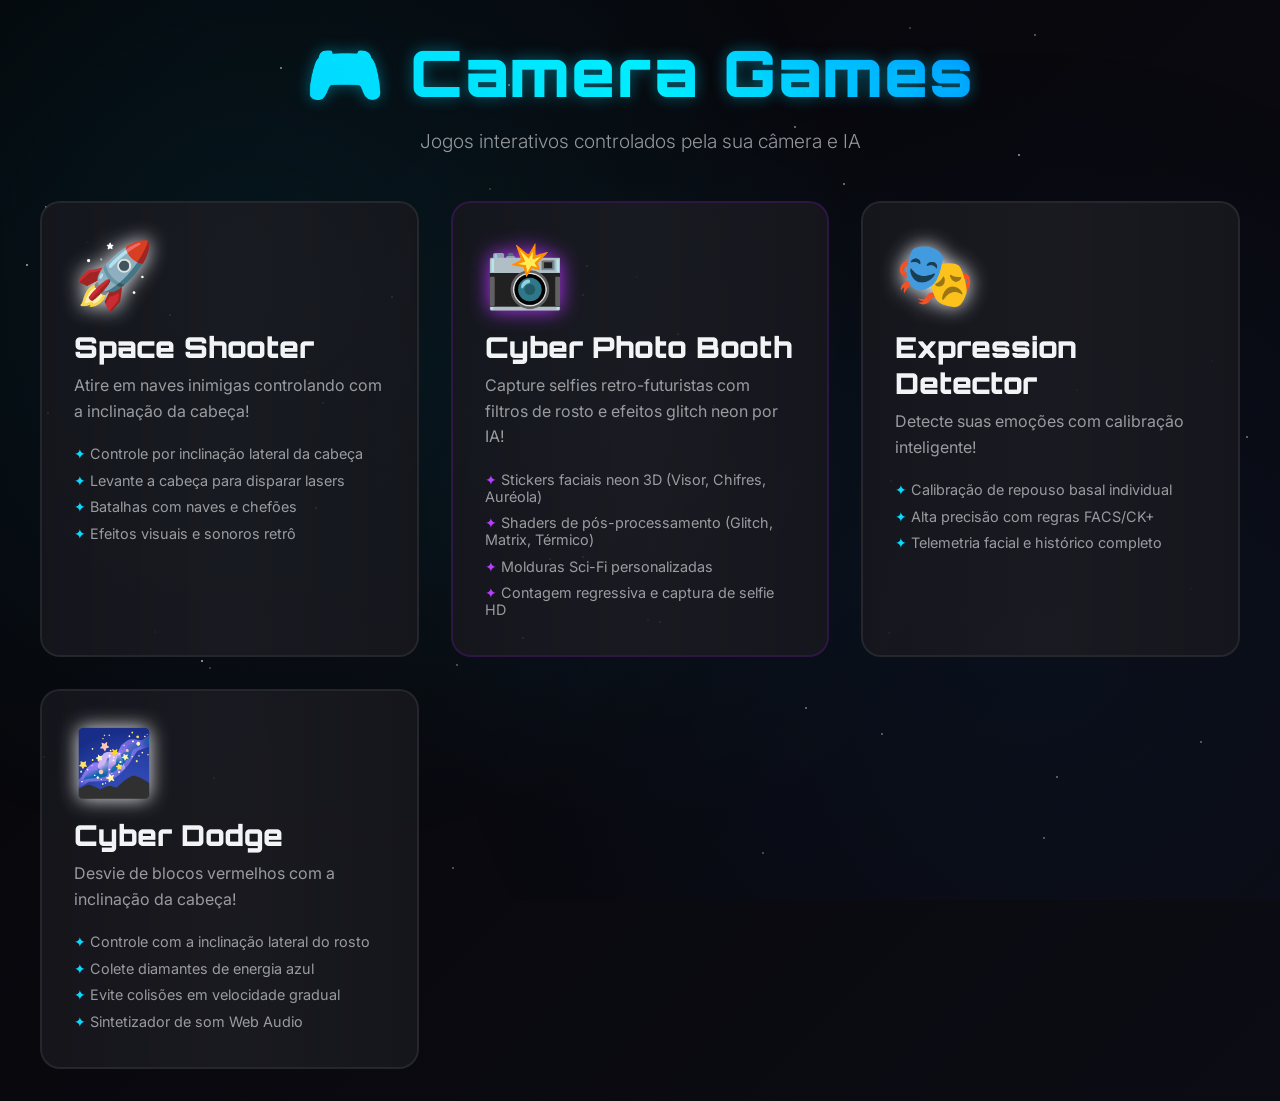
<file: index.html>
<!DOCTYPE html>
<html lang="pt-BR">

<head>
    <meta charset="UTF-8">
    <meta name="viewport" content="width=device-width, initial-scale=1.0">
    <title>Portal de Jogos Interativos - Camera AI</title>
    <meta name="description" content="Portal de jogos interativos controlados por câmera usando IA">
    <link rel="stylesheet" href="style.css">
</head>

<body>
    <div class="landing-container">
        <header class="landing-header">
            <h1>🎮 Camera Games</h1>
            <p>Jogos interativos controlados pela sua câmera e IA</p>
        </header>

        <div class="games-grid">
            <!-- Space Shooter -->
            <a href="space-shooter.html" class="game-card space">
                <span class="game-icon">🚀</span>
                <h2>Space Shooter</h2>
                <p>Atire em naves inimigas controlando com a inclinação da cabeça!</p>
                <ul class="features">
                    <li>Controle por inclinação lateral da cabeça</li>
                    <li>Levante a cabeça para disparar lasers</li>
                    <li>Batalhas com naves e chefões</li>
                    <li>Efeitos visuais e sonoros retrô</li>
                </ul>
            </a>

            <!-- Cyber Photo Booth -->
            <a href="cyber-booth.html" class="game-card draw" style="border-color: rgba(181, 55, 255, 0.2);">
                <span class="game-icon" style="color: #b537ff;">📸</span>
                <h2>Cyber Photo Booth</h2>
                <p>Capture selfies retro-futuristas com filtros de rosto e efeitos glitch neon por IA!</p>
                <ul class="features">
                    <li style="--primary: #b537ff;">Stickers faciais neon 3D (Visor, Chifres, Auréola)</li>
                    <li style="--primary: #b537ff;">Shaders de pós-processamento (Glitch, Matrix, Térmico)</li>
                    <li style="--primary: #b537ff;">Molduras Sci-Fi personalizadas</li>
                    <li style="--primary: #b537ff;">Contagem regressiva e captura de selfie HD</li>
                </ul>
            </a>

            <!-- Face Expression Detector -->
            <a href="face-detector.html" class="game-card face">
                <span class="game-icon">🎭</span>
                <h2>Expression Detector</h2>
                <p>Detecte suas emoções com calibração inteligente!</p>
                <ul class="features">
                    <li>Calibração de repouso basal individual</li>
                    <li>Alta precisão com regras FACS/CK+</li>
                    <li>Telemetria facial e histórico completo</li>
                </ul>
            </a>

            <!-- Cyber Dodge -->
            <a href="cyber-dodge.html" class="game-card dodge">
                <span class="game-icon">🌌</span>
                <h2>Cyber Dodge</h2>
                <p>Desvie de blocos vermelhos com a inclinação da cabeça!</p>
                <ul class="features">
                    <li>Controle com a inclinação lateral do rosto</li>
                    <li>Colete diamantes de energia azul</li>
                    <li>Evite colisões em velocidade gradual</li>
                    <li>Sintetizador de som Web Audio</li>
                </ul>
            </a>
        </div>

        <script>
            // Add subtle particle background animation
            const createStars = () => {
                const stars = document.createElement('div');
                stars.style.cssText = `
                position: fixed;
                top: 0;
                left: 0;
                width: 100%;
                height: 100%;
                pointer-events: none;
                z-index: 0;
            `;

                for (let i = 0; i < 50; i++) {
                    const star = document.createElement('div');
                    star.style.cssText = `
                    position: absolute;
                    width: 2px;
                    height: 2px;
                    background: white;
                    border-radius: 50%;
                    top: ${Math.random() * 100}%;
                    left: ${Math.random() * 100}%;
                    opacity: ${Math.random() * 0.5 + 0.2};
                    animation: twinkle ${Math.random() * 3 + 2}s infinite;
                `;
                    stars.appendChild(star);
                }

                document.body.appendChild(stars);
            };

            const style = document.createElement('style');
            style.textContent = `
            @keyframes twinkle {
                0%, 100% { opacity: 0.2; }
                50% { opacity: 0.8; }
            }
        `;
            document.head.appendChild(style);

            createStars();
        </script>
</body>

</html>
</file>
<file: style.css>
@import url('https://fonts.googleapis.com/css2?family=Orbitron:wght@400;700;900&family=Inter:wght@300;400;600&display=swap');

:root {
    --primary: #00d9ff;
    --secondary: #0088ff;
    --accent: #00f3ff;
    --success: #00d9ff;
    --bg-dark: #050508;
    --bg-card: rgba(15, 15, 22, 0.85);
    --text-light: #f1f3f5;
    --text-muted: rgba(241, 243, 245, 0.6);
    --glow-primary: 0 0 15px rgba(0, 217, 255, 0.4);
    --glow-secondary: 0 0 15px rgba(0, 136, 255, 0.4);
    --glow-accent: 0 0 15px rgba(0, 243, 255, 0.4);
}

* {
    margin: 0;
    padding: 0;
    box-sizing: border-box;
}

body {
    background: linear-gradient(135deg, #050508 0%, #0c0c14 100%);
    color: var(--text-light);
    font-family: 'Inter', sans-serif;
    min-height: 100vh;
    overflow-x: hidden;
    position: relative;
}

body::before {
    content: '';
    position: fixed;
    top: 0;
    left: 0;
    width: 100%;
    height: 100%;
    background:
        radial-gradient(circle at 20% 30%, rgba(0, 217, 255, 0.08) 0%, transparent 50%),
        radial-gradient(circle at 80% 70%, rgba(0, 136, 255, 0.05) 0%, transparent 50%),
        radial-gradient(circle at 50% 50%, rgba(0, 243, 255, 0.03) 0%, transparent 50%);
    pointer-events: none;
    z-index: 0;
}

h1,
h2,
h3 {
    font-family: 'Orbitron', sans-serif;
    font-weight: 900;
}

/* Landing Page Styles */
.landing-container {
    position: relative;
    z-index: 1;
    min-height: 100vh;
    display: flex;
    flex-direction: column;
    align-items: center;
    justify-content: center;
    padding: 2rem;
}

.landing-header {
    text-align: center;
    margin-bottom: 3rem;
    animation: fadeInDown 1s ease;
}

.landing-header h1 {
    font-size: 4rem;
    background: linear-gradient(45deg, var(--primary), var(--accent), var(--secondary));
    -webkit-background-clip: text;
    -webkit-text-fill-color: transparent;
    background-clip: text;
    margin-bottom: 1rem;
    text-shadow: var(--glow-primary);
    letter-spacing: 2px;
}

.landing-header p {
    font-size: 1.2rem;
    color: var(--text-muted);
    font-weight: 300;
}

/* Game Cards Grid */
.games-grid {
    display: grid;
    grid-template-columns: repeat(auto-fit, minmax(300px, 1fr));
    gap: 2rem;
    max-width: 1200px;
    width: 100%;
    animation: fadeInUp 1s ease 0.3s both;
}

.game-card {
    position: relative;
    background: var(--bg-card);
    border: 2px solid rgba(255, 255, 255, 0.1);
    border-radius: 20px;
    padding: 2rem;
    cursor: pointer;
    transition: all 0.4s cubic-bezier(0.175, 0.885, 0.32, 1.275);
    backdrop-filter: blur(10px);
    overflow: hidden;
    text-decoration: none;
    color: inherit;
    display: block;
}

.game-card::before {
    content: '';
    position: absolute;
    top: -50%;
    left: -50%;
    width: 200%;
    height: 200%;
    background: linear-gradient(45deg,
            transparent,
            rgba(255, 255, 255, 0.05),
            transparent);
    transform: rotate(45deg);
    transition: all 0.6s;
}

.game-card:hover::before {
    left: 100%;
}

.game-card:hover {
    transform: translateY(-10px) scale(1.02);
    border-color: var(--primary);
    box-shadow: var(--glow-primary), 0 10px 40px rgba(0, 0, 0, 0.5);
}

.game-card.space:hover {
    border-color: var(--primary);
    box-shadow: var(--glow-primary), 0 10px 40px rgba(0, 0, 0, 0.5);
}

.game-card.draw:hover {
    border-color: var(--primary);
    box-shadow: var(--glow-primary), 0 10px 40px rgba(0, 0, 0, 0.5);
}

.game-card.face:hover {
    border-color: var(--primary);
    box-shadow: var(--glow-primary), 0 10px 40px rgba(0, 0, 0, 0.5);
}

.game-card.dodge:hover {
    border-color: var(--primary);
    box-shadow: var(--glow-primary), 0 10px 40px rgba(0, 0, 0, 0.5);
}

.game-icon {
    font-size: 4rem;
    margin-bottom: 1rem;
    display: block;
    filter: drop-shadow(0 0 10px currentColor);
}

.game-card h2 {
    font-size: 1.8rem;
    margin-bottom: 0.5rem;
}

.game-card p {
    color: var(--text-muted);
    line-height: 1.6;
    margin-bottom: 1rem;
}

.game-card .features {
    list-style: none;
    font-size: 0.9rem;
}

.game-card .features li {
    padding: 0.3rem 0;
    color: var(--text-muted);
}

.game-card .features li::before {
    content: '✦ ';
    color: var(--primary);
}

/* Game Container Styles */
.game-container {
    position: relative;
    z-index: 1;
    min-height: 100vh;
    display: flex;
    flex-direction: column;
    align-items: center;
    justify-content: center;
    padding: 2rem;
}

.game-header {
    text-align: center;
    margin-bottom: 2rem;
}

.game-header h1 {
    font-size: 3rem;
    margin-bottom: 0.5rem;
}

.game-wrapper {
    position: relative;
    background: rgba(0, 0, 0, 0.5);
    border: 2px solid rgba(255, 255, 255, 0.1);
    border-radius: 20px;
    padding: 1rem;
    backdrop-filter: blur(10px);
    box-shadow: 0 0 40px rgba(0, 0, 0, 0.5);
}

canvas {
    display: block;
    border-radius: 10px;
}

/* Back Button */
.back-button {
    position: fixed;
    top: 2rem;
    left: 2rem;
    background: rgba(255, 255, 255, 0.1);
    border: 2px solid rgba(255, 255, 255, 0.2);
    color: var(--text-light);
    padding: 0.8rem 1.5rem;
    font-family: 'Orbitron', sans-serif;
    font-size: 1rem;
    cursor: pointer;
    border-radius: 10px;
    backdrop-filter: blur(10px);
    transition: all 0.3s;
    z-index: 1000;
}

.back-button:hover {
    background: rgba(255, 255, 255, 0.2);
    border-color: var(--primary);
    box-shadow: var(--glow-primary);
    transform: translateX(-5px);
}

/* Score Display */
.score-display {
    position: fixed;
    top: 2rem;
    right: 2rem;
    font-family: 'Orbitron', sans-serif;
    font-size: 2rem;
    font-weight: bold;
    color: var(--primary);
    text-shadow: var(--glow-primary);
    z-index: 1000;
    background: rgba(0, 0, 0, 0.5);
    padding: 1rem 2rem;
    border-radius: 10px;
    border: 2px solid rgba(0, 243, 255, 0.3);
    backdrop-filter: blur(10px);
}

/* Lives Display */
.lives-display {
    position: fixed;
    top: 6.5rem;
    right: 2rem;
    font-family: 'Orbitron', sans-serif;
    font-size: 1.5rem;
    font-weight: bold;
    color: #ff0055;
    z-index: 1000;
    text-shadow: 0 0 10px rgba(255, 0, 85, 0.6);
    background: rgba(0, 0, 0, 0.5);
    padding: 0.7rem 1.5rem;
    border-radius: 10px;
    border: 2px solid rgba(255, 0, 85, 0.3);
    backdrop-filter: blur(10px);
    transition: all 0.3s;
}


/* Controls Overlay */
.controls-overlay {
    position: fixed;
    bottom: 2rem;
    left: 50%;
    transform: translateX(-50%);
    background: rgba(0, 0, 0, 0.7);
    padding: 1.5rem 2rem;
    border-radius: 15px;
    border: 2px solid rgba(255, 255, 255, 0.2);
    backdrop-filter: blur(10px);
    text-align: center;
    z-index: 1000;
    animation: fadeInUp 1s ease;
}

.controls-overlay h3 {
    font-size: 1.2rem;
    margin-bottom: 0.5rem;
    color: var(--primary);
}

.controls-overlay p {
    color: var(--text-muted);
    margin: 0.3rem 0;
}

/* Video Preview */
.video-preview {
    position: fixed;
    bottom: 2rem;
    right: 2rem;
    width: 240px;
    height: 180px;
    border: 2px solid var(--primary);
    border-radius: 10px;
    overflow: hidden;
    box-shadow: var(--glow-primary);
    z-index: 1000;
}

.video-preview video,
.video-preview canvas {
    width: 100%;
    height: 100%;
    object-fit: cover;
    transform: scaleX(-1);
}

/* Buttons */
.btn {
    background: transparent;
    border: 2px solid var(--primary);
    color: var(--primary);
    padding: 1rem 2rem;
    font-family: 'Orbitron', sans-serif;
    font-size: 1.1rem;
    cursor: pointer;
    border-radius: 10px;
    transition: all 0.3s;
    text-transform: uppercase;
    letter-spacing: 2px;
    font-weight: bold;
    margin: 0.5rem;
}

.btn:hover {
    background: var(--primary);
    color: var(--bg-dark);
    box-shadow: var(--glow-primary);
    transform: scale(1.05);
}

.btn-secondary {
    border-color: var(--secondary);
    color: var(--secondary);
}

.btn-secondary:hover {
    background: var(--secondary);
    box-shadow: var(--glow-secondary);
}

/* Loading Spinner */
.loading {
    display: flex;
    flex-direction: column;
    align-items: center;
    justify-content: center;
    gap: 1rem;
}

.spinner {
    width: 50px;
    height: 50px;
    border: 4px solid rgba(0, 243, 255, 0.2);
    border-top-color: var(--primary);
    border-radius: 50%;
    animation: spin 1s linear infinite;
}

/* Animations */
@keyframes fadeInDown {
    from {
        opacity: 0;
        transform: translateY(-30px);
    }

    to {
        opacity: 1;
        transform: translateY(0);
    }
}

@keyframes fadeInUp {
    from {
        opacity: 0;
        transform: translateY(30px);
    }

    to {
        opacity: 1;
        transform: translateY(0);
    }
}

@keyframes spin {
    to {
        transform: rotate(360deg);
    }
}

@keyframes pulse {

    0%,
    100% {
        opacity: 1;
    }

    50% {
        opacity: 0.5;
    }
}

/* Responsive Design */
@media (max-width: 992px) {
    /* Canvas & Game Wrapper */
    .game-wrapper {
        width: 100%;
        max-width: 100%;
        padding: 0.5rem;
        border-radius: 12px;
        margin: 0 auto;
        box-shadow: 0 0 20px rgba(0, 0, 0, 0.4);
    }

    canvas {
        width: 100% !important;
        max-width: 100% !important;
        height: auto !important;
        aspect-ratio: 4 / 3;
        object-fit: contain;
    }

    /* Ocultar preview bruto de webcam redundante em telas pequenas */
    .video-preview,
    .sidebar-right .video-preview {
        display: none !important;
    }

    /* Colunas laterais passam a ser em bloco flexível abaixo do canvas */
    .sidebar-left,
    .sidebar-right {
        position: relative !important;
        left: auto !important;
        right: auto !important;
        top: auto !important;
        bottom: auto !important;
        width: 100% !important;
        max-width: 800px !important;
        margin: 1.5rem auto 0 auto !important;
        display: flex !important;
        flex-direction: row !important;
        flex-wrap: wrap !important;
        gap: 1rem !important;
        z-index: 10 !important;
        height: auto !important;
        overflow-y: visible !important;
    }

    /* Painéis das colunas ocupam espaço equivalente responsivo */
    .sidebar-left > div,
    .sidebar-right > div,
    .expression-analysis-panel,
    .scientific-calibration-panel,
    .history-panel {
        flex: 1 1 280px !important;
        width: auto !important;
        max-width: 100% !important;
        margin-bottom: 0 !important;
        border-radius: 10px !important;
        padding: 1rem !important;
    }

    /* Botão de disparo de selfie do Cyber Photo Booth no celular */
    .booth-capture-container {
        position: relative !important;
        bottom: auto !important;
        left: auto !important;
        transform: none !important;
        margin: 1.5rem auto 0 auto !important;
        width: 100% !important;
        max-width: 320px !important;
        z-index: 1001 !important;
    }
    
    .booth-capture-container button {
        width: 100% !important;
    }
}

@media (max-width: 768px) {
    .landing-container {
        padding: 1.5rem 1rem;
    }

    .landing-header {
        margin-bottom: 2rem;
    }

    .landing-header h1 {
        font-size: 2.2rem;
    }

    .landing-header p {
        font-size: 1rem;
    }

    .games-grid {
        grid-template-columns: 1fr;
        gap: 1.2rem;
    }

    .game-card {
        padding: 1.2rem;
        border-radius: 15px;
    }

    .game-card h2 {
        font-size: 1.4rem;
    }

    .game-card p {
        font-size: 0.9rem;
        margin-bottom: 0.8rem;
    }

    .game-container {
        padding: 1rem 0.5rem;
    }

    .game-header h1 {
        font-size: 1.8rem;
        text-align: center;
    }

    /* Back Button no Mobile - Posicionamento flexível acima */
    .back-button {
        position: relative !important;
        top: auto !important;
        left: auto !important;
        display: block !important;
        margin: 0.5rem auto 1rem auto !important;
        padding: 0.5rem 1.2rem !important;
        font-size: 0.85rem !important;
        width: fit-content;
        z-index: 1000 !important;
    }

    /* Displays de Placar e Vidas flutuando menos ou em fileira acima do canvas */
    .score-display,
    .lives-display {
        position: relative !important;
        top: auto !important;
        right: auto !important;
        left: auto !important;
        bottom: auto !important;
        display: inline-block !important;
        font-size: 1.1rem !important;
        padding: 0.5rem 1rem !important;
        margin: 0.3rem !important;
        border-width: 1px !important;
        border-radius: 8px !important;
        vertical-align: middle !important;
        text-align: center !important;
    }

    /* Garantir que fiquem alinhados centralizados */
    .game-container {
        display: flex;
        flex-direction: column;
        align-items: center;
    }

    /* Overlay de Controles */
    .controls-overlay {
        position: relative !important;
        bottom: auto !important;
        left: auto !important;
        transform: none !important;
        width: 100% !important;
        max-width: 100% !important;
        margin: 1.5rem auto 0 auto !important;
        padding: 1.2rem 1rem !important;
        border-radius: 12px !important;
        box-sizing: border-box !important;
    }

    .controls-overlay h3 {
        font-size: 1.1rem;
    }

    .controls-overlay p {
        font-size: 0.85rem;
    }

    .btn {
        padding: 0.8rem 1.5rem;
        font-size: 0.95rem;
    }

    /* Boss UI de vida no Mobile */
    .boss-health-bar-container {
        position: relative !important;
        top: auto !important;
        left: auto !important;
        transform: none !important;
        width: 100% !important;
        max-width: 320px !important;
        margin: 0.5rem auto 1rem auto !important;
        border-radius: 6px !important;
    }

    /* Expression Display (Emoji Gigante no Face Detector) */
    .expression-display {
        font-size: 4rem !important;
        width: auto !important;
        height: auto !important;
    }

    .expression-display #emoji {
        font-size: 4.5rem !important;
    }

    .expression-label {
        font-size: 1.3rem !important;
    }

    #expressionDisplay #confidence {
        font-size: 0.85rem !important;
        margin-top: 0.5rem !important;
    }
}

/* Game-Specific Styles */

/* Drawing Studio */
.color-palette {
    display: flex;
    gap: 0.5rem;
    margin: 1rem 0;
    justify-content: center;
}

.color-btn {
    width: 40px;
    height: 40px;
    border: 2px solid rgba(255, 255, 255, 0.3);
    border-radius: 50%;
    cursor: pointer;
    transition: all 0.3s;
}

.color-btn:hover,
.color-btn.active {
    transform: scale(1.2);
    border-color: var(--text-light);
    box-shadow: 0 0 15px currentColor;
}

/* Face Detector */
.expression-display {
    position: fixed;
    top: 50%;
    left: 50%;
    transform: translate(-50%, -50%);
    font-size: 8rem;
    text-align: center;
    pointer-events: none;
    z-index: 100;
    filter: drop-shadow(0 0 20px currentColor);
    animation: pulse 2s ease-in-out infinite;
}

.expression-label {
    font-family: 'Orbitron', sans-serif;
    font-size: 2rem;
    margin-top: 1rem;
    color: var(--primary);
    text-shadow: var(--glow-primary);
}

/* Fruit Ninja */
.combo-display {
    position: fixed;
    top: 10rem;
    right: 2rem;
    font-family: 'Orbitron', sans-serif;
    font-size: 3rem;
    font-weight: bold;
    color: var(--success);
    text-shadow: 0 0 20px var(--success);
    z-index: 1000;
    animation: pulse 0.5s ease-in-out;
}

/* Barra de Status e Elementos Neon Adicionais */
.game-status-bar {
    display: flex;
    align-items: center;
    gap: 1.5rem;
    margin-bottom: 1rem;
    font-family: 'Orbitron', sans-serif;
}

.lives-container {
    font-size: 1.8rem;
    display: flex;
    gap: 0.3rem;
    text-shadow: 0 0 10px rgba(255, 0, 85, 0.6);
}

/* Chefão (Boss) UI */
.boss-health-bar-container {
    position: fixed;
    top: 8rem;
    left: 50%;
    transform: translateX(-50%);
    width: 400px;
    background: rgba(0, 0, 0, 0.7);
    border: 1px solid rgba(255, 235, 59, 0.3);
    border-radius: 5px;
    padding: 3px;
    z-index: 999;
    display: none;
    backdrop-filter: blur(5px);
    animation: fadeInDown 0.5s ease;
}

.boss-health-bar-label {
    font-family: 'Orbitron', sans-serif;
    font-size: 0.8rem;
    color: #ffeb3b;
    text-align: center;
    margin-bottom: 3px;
    text-shadow: 0 0 5px rgba(255, 235, 59, 0.5);
}

.boss-health-bar {
    height: 12px;
    background: linear-gradient(90deg, #ffeb3b, #ff9800);
    box-shadow: 0 0 10px rgba(255, 235, 59, 0.7);
    width: 100%;
    transition: width 0.2s ease-out;
    border-radius: 3px;
}

/* Screen Shake */
.shake {
    animation: screenShake 0.4s ease-in-out;
}

@keyframes screenShake {
    0%, 100% { transform: translate(0, 0) rotate(0deg); }
    10% { transform: translate(-4px, -2px) rotate(-1deg); }
    20% { transform: translate(3px, 4px) rotate(1deg); }
    30% { transform: translate(-3px, 2px) rotate(0deg); }
    40% { transform: translate(2px, -3px) rotate(1deg); }
    55% { transform: translate(-2px, 3px) rotate(-1deg); }
    70% { transform: translate(3px, 1px) rotate(0deg); }
    85% { transform: translate(-1px, -2px) rotate(1deg); }
}

/* Expression Analyzer Bars */
.sidebar-left {
    position: fixed;
    left: 2rem;
    top: 6.5rem;
    bottom: 2rem;
    width: 280px;
    display: flex;
    flex-direction: column;
    gap: 1.2rem;
    z-index: 1000;
    overflow-y: auto;
    scrollbar-width: none; /* Firefox */
}

.sidebar-left::-webkit-scrollbar {
    display: none; /* Safari/Chrome */
}

.sidebar-right {
    position: fixed;
    right: 2rem;
    top: 2rem;
    bottom: 2rem;
    width: 280px;
    display: flex;
    flex-direction: column;
    gap: 1.2rem;
    z-index: 1000;
}

.expression-analysis-panel,
.scientific-calibration-panel,
.history-panel {
    background: rgba(15, 15, 23, 0.85);
    border: 2px solid rgba(232, 234, 237, 0.15);
    border-radius: 12px;
    padding: 1.2rem;
    width: 100%;
    backdrop-filter: blur(15px);
    font-family: 'Inter', sans-serif;
    transition: all 0.3s ease;
}

.expression-analysis-panel h3,
.history-panel h3 {
    font-family: 'Orbitron', sans-serif;
    font-size: 1rem;
    color: var(--primary);
    text-shadow: var(--glow-primary);
    margin-bottom: 1rem;
    text-transform: uppercase;
    letter-spacing: 1px;
}

.analysis-bar-wrapper {
    margin-bottom: 0.8rem;
}

.analysis-bar-label {
    display: flex;
    justify-content: space-between;
    font-size: 0.8rem;
    color: var(--text-muted);
    margin-bottom: 0.3rem;
}

.analysis-bar-bg {
    height: 8px;
    background: rgba(255, 255, 255, 0.08);
    border-radius: 4px;
    overflow: hidden;
}

.analysis-bar-fill {
    height: 100%;
    width: 0%;
    transition: width 0.15s ease-out;
    border-radius: 4px;
}

/* Transição global suave de entrada */
.landing-container, .game-container {
    animation: pageFadeIn 0.8s cubic-bezier(0.16, 1, 0.3, 1) both;
}

@keyframes pageFadeIn {
    from {
        opacity: 0;
        transform: scale(0.98);
        filter: blur(5px);
    }
    to {
        opacity: 1;
        transform: scale(1);
        filter: blur(0);
    }
}

/* Painel Científico do Laboratório de Calibração */
.scientific-calibration-panel {
    border-color: rgba(0, 217, 255, 0.25);
    box-shadow: 0 0 15px rgba(0, 217, 255, 0.05);
    animation: fadeInUp 0.8s ease;
}

.scientific-calibration-panel h3 {
    font-family: 'Orbitron', sans-serif;
    font-size: 0.9rem;
    color: #00d9ff;
    text-shadow: 0 0 8px rgba(0, 217, 255, 0.4);
    margin-bottom: 0.8rem;
    text-transform: uppercase;
    letter-spacing: 1px;
}

.sci-bar-wrapper {
    margin-bottom: 0.8rem;
}

.sci-bar-label {
    display: flex;
    justify-content: space-between;
    font-size: 0.75rem;
    color: rgba(255, 255, 255, 0.8);
    margin-bottom: 0.2rem;
}

.sci-bar-desc {
    font-size: 0.65rem;
    color: rgba(255, 255, 255, 0.4);
    margin-bottom: 0.3rem;
    font-family: 'Inter', sans-serif;
}

.sci-bar-bg {
    height: 6px;
    background: rgba(255, 255, 255, 0.05);
    border-radius: 3px;
    overflow: hidden;
}

.sci-bar-fill {
    height: 100%;
    width: 2%;
    background: rgba(232, 234, 237, 0.4);
    transition: width 0.1s ease-out, background 0.3s ease, box-shadow 0.3s ease;
    border-radius: 3px;
}

/* Encaixar preview da webcam na barra lateral direita */
.sidebar-right .video-preview {
    position: static;
    width: 100%;
    height: 200px;
    margin-top: auto;
    border: 2px solid var(--primary);
    border-radius: 10px;
    overflow: hidden;
    box-shadow: var(--glow-primary);
}

.sidebar-right .video-preview canvas {
    width: 100%;
    height: 100%;
    object-fit: cover;
}

/* Cyber Photo Booth Styles */
.camera-flash-overlay {
    position: absolute;
    top: 0;
    left: 0;
    width: 100%;
    height: 100%;
    background: #ffffff;
    opacity: 0;
    pointer-events: none;
    z-index: 1000;
    border-radius: 10px;
    transition: opacity 0.05s ease-out;
}

.countdown-overlay-text {
    position: absolute;
    top: 50%;
    left: 50%;
    transform: translate(-50%, -50%);
    font-family: 'Orbitron', sans-serif;
    font-size: 8rem;
    font-weight: 900;
    color: #00f3ff;
    text-shadow: 0 0 30px rgba(0, 243, 255, 0.8), 0 0 60px rgba(0, 243, 255, 0.4);
    pointer-events: none;
    z-index: 1002;
    display: none;
}

.booth-option-btn {
    display: flex;
    align-items: center;
    gap: 0.8rem;
    background: rgba(255, 255, 255, 0.03);
    border: 1px solid rgba(255, 255, 255, 0.1);
    border-radius: 8px;
    padding: 0.6rem 0.8rem;
    margin-bottom: 0.6rem;
    cursor: pointer;
    transition: all 0.25s cubic-bezier(0.175, 0.885, 0.32, 1.275);
}

.booth-option-btn:hover {
    background: rgba(255, 255, 255, 0.07);
    border-color: rgba(255, 255, 255, 0.25);
    transform: translateX(3px);
}

/* Filtros Faciais (Ciano) */
.sidebar-left .booth-option-btn:hover {
    background: rgba(0, 243, 255, 0.04);
    border-color: rgba(0, 243, 255, 0.3);
}

.sidebar-left .booth-option-btn.active {
    background: rgba(0, 243, 255, 0.1);
    border-color: #00f3ff;
    box-shadow: 0 0 12px rgba(0, 243, 255, 0.25);
}

/* Filtros de Imagem (Azul) */
.sidebar-right .booth-option-btn:hover {
    background: rgba(0, 136, 255, 0.04);
    border-color: rgba(0, 136, 255, 0.3);
}

.sidebar-right .booth-option-btn.active {
    background: rgba(0, 136, 255, 0.1);
    border-color: #0088ff;
    box-shadow: 0 0 12px rgba(0, 136, 255, 0.25);
}

.booth-option-btn .option-icon {
    font-size: 1.4rem;
    filter: drop-shadow(0 0 5px rgba(255, 255, 255, 0.1));
}

.booth-option-btn.active .option-icon {
    filter: drop-shadow(0 0 8px currentColor);
}

.booth-option-btn .option-details {
    display: flex;
    flex-direction: column;
    text-align: left;
}

.booth-option-btn .option-title {
    font-family: 'Orbitron', sans-serif;
    font-size: 0.85rem;
    font-weight: 700;
    color: var(--text-light);
}

.booth-option-btn .option-desc {
    font-size: 0.65rem;
    color: var(--text-muted);
    margin-top: 0.1rem;
}
</file>
